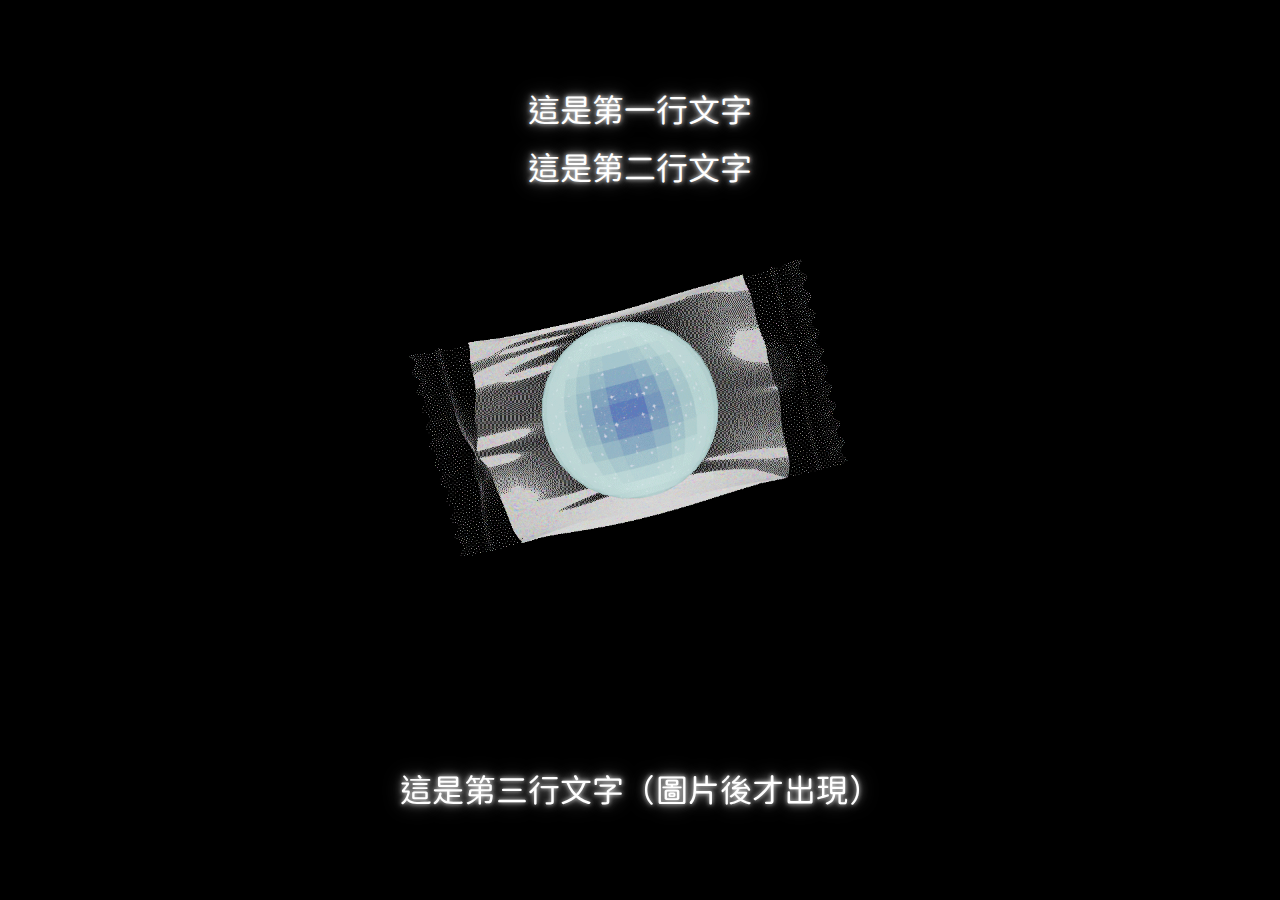
<file: index.html>
<!DOCTYPE html>
<html lang="zh-TW">
<head>
  <meta charset="UTF-8">
  <meta name="viewport" content="width=device-width, initial-scale=1.0">
  <title>前導頁</title>
  <link rel="shortcut icon" href="./img/favi.png" type="image/x-icon">
   <!-- 導入 Google Fonts -->
  <link rel="preconnect" href="https://fonts.googleapis.com">
  <link rel="preconnect" href="https://fonts.gstatic.com" crossorigin>
  <link href="https://fonts.googleapis.com/css2?family=Chiron+GoRound+TC&display=swap" rel="stylesheet">
 
  <link rel="stylesheet" href="./css/intro.css">
</head>
<body>

  <div id="line1" class="text-line"></div>
  <div id="line2" class="text-line"></div>

 <div id="imageContainer" class="image-container">
 <a href="./main.html"></a> <img id="gifImage" src="./img/6.gif" alt="前往下一頁">
 
 
<!-- 第三行字（後出現） -->
<div id="line3" class="text-line"></div>




<!-- 白光特效 -->
<div id="flash"></div>


  <script src="./scripts/intro.js"></script>
</body>
</html>
</file>
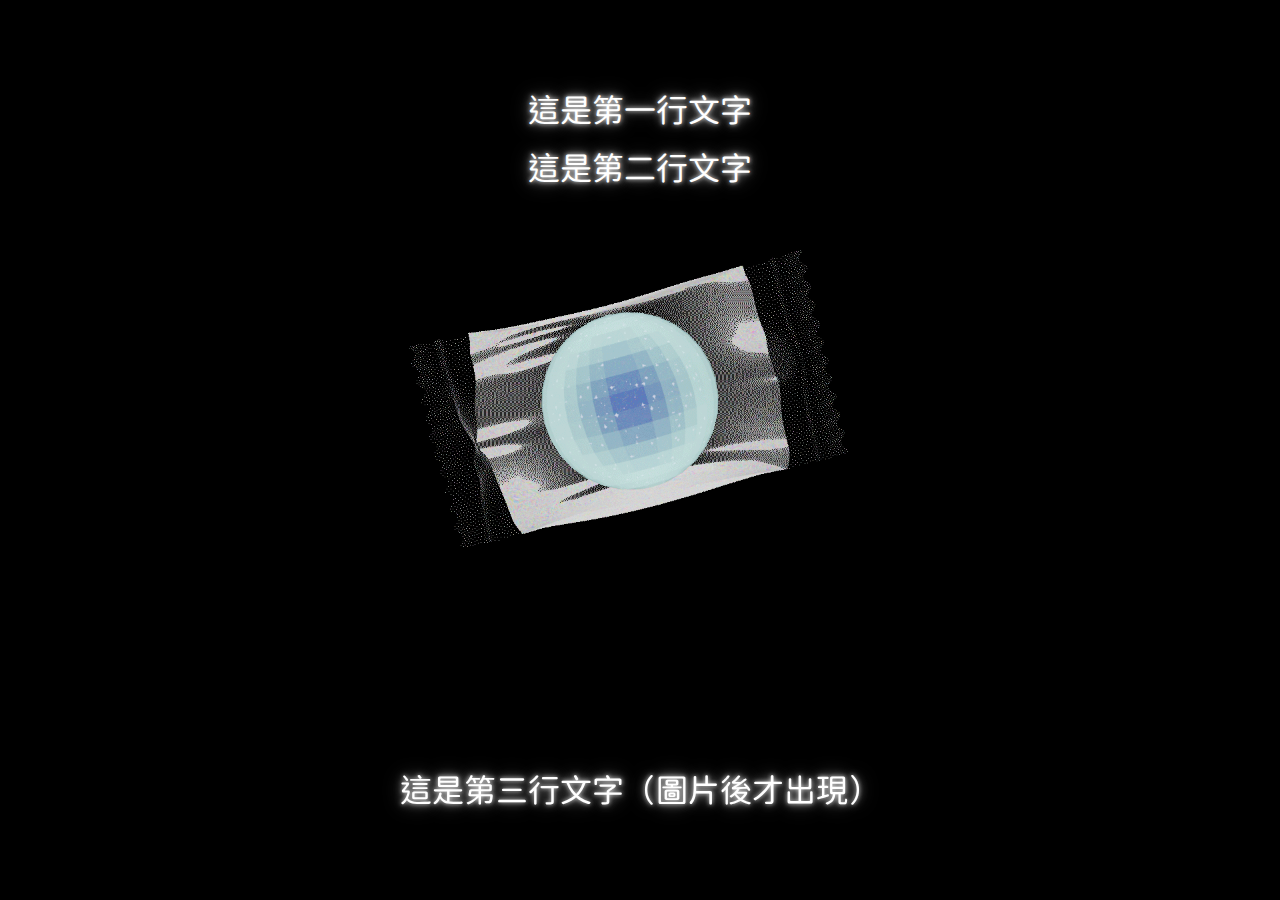
<file: intro.html>
<!DOCTYPE html>
<html lang="zh-Hant">
<head>
  <meta charset="UTF-8">
  <meta name="viewport" content="width=device-width, initial-scale=1.0">
  <title>前導頁</title>
   <!-- 導入 Google Fonts -->
  <link rel="preconnect" href="https://fonts.googleapis.com">
  <link rel="preconnect" href="https://fonts.gstatic.com" crossorigin>
  <link href="https://fonts.googleapis.com/css2?family=Chiron+GoRound+TC&display=swap" rel="stylesheet">
 
  <link rel="stylesheet" href="./css/intro.css">
</head>
<body>

  <div id="line1" class="text-line"></div>
  <div id="line2" class="text-line"></div>

 <div id="imageContainer" class="image-container">
 <a href="./"></a> <img id="gifImage" src="./img/6.gif" alt="前往下一頁">
 
 
<!-- 第三行字（後出現） -->
<div id="line3" class="text-line"></div>




<!-- 白光特效 -->
<div id="flash"></div>


  <script src="./scripts/intro.js"></script>
</body>
</html>
</file>
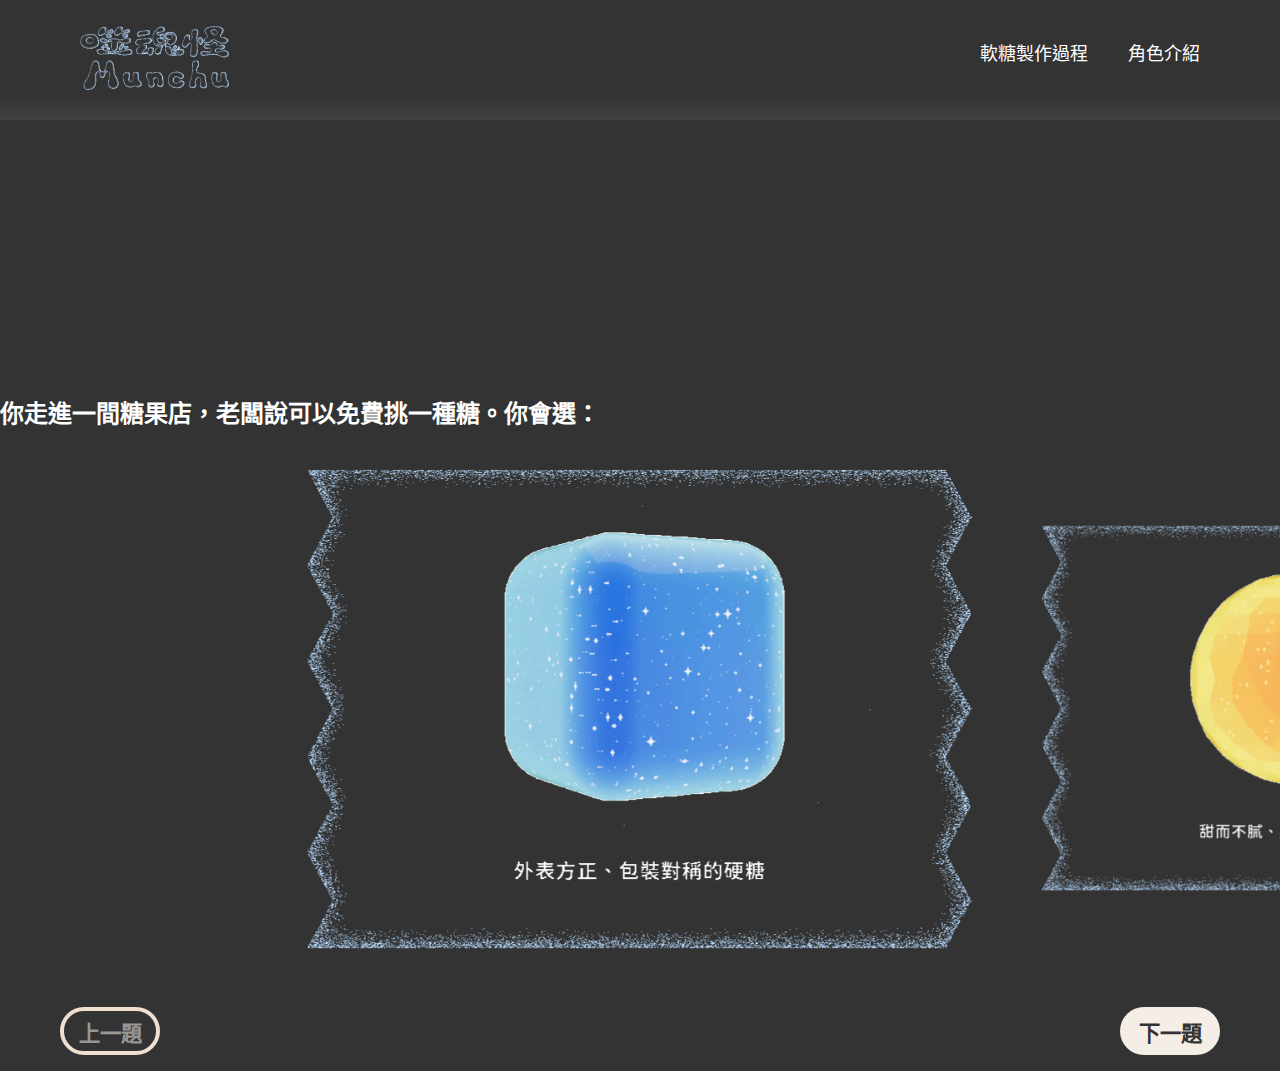
<file: Q1.html>
<!DOCTYPE html>
<html lang="zh-TW">

<head>
    <meta charset="UTF-8">
    <title>Munchu Q1</title>
    <link rel="shortcut icon" href="./img/favi.png" type="image/x-icon">
     <!-- Navigation CSS -->
  <link rel="stylesheet" href="./css/nav.css">
    <link rel="stylesheet" href="./css/style.css">
    <link rel="stylesheet" href="https://cdn.jsdelivr.net/npm/swiper@11/swiper-bundle.min.css" />
</head>

<body>

     <!-- Navigation -->
  <nav class="nav">
    <div class="nav-left">
     <a href="./main.html"><img src="./img/粒子效果標準字.png" alt="Munchu Logo" class="logo"></a> 
    </div>
    <div class="nav-right">
  <a href="#">
    軟糖製作過程
    <span class="underline"></span>
  </a>
  <a href="#">
    角色介紹
    <span class="underline"></span>
  </a>
</div>

  </nav>

    <div class="container">
        <h2 class="question-title">你走進一間糖果店，老闆說可以免費挑一種糖。你會選：</h2>

        <!-- Swiper -->
        <div class="swiper mySwiper">
            <div class="swiper-wrapper">
                <div class="swiper-slide card" data-value="A">
                    <img src="./img/Q1-k.gif" class="card-img">
                    <p class="card-text"></p>
                </div>

                <div class="swiper-slide card" data-value="B">
                    <img src="./img/Q1-M.gif" class="card-img">
                    <p class="card-text"></p>
                </div>

                <div class="swiper-slide card" data-value="C">
                    <img src="./img/Q1-P.gif" class="card-img">
                    <p class="card-text"></p>
                </div>

                <div class="swiper-slide card" data-value="D">
                    <img src="./img/Q1-R.gif" class="card-img">
                    <p class="card-text"></p>
                </div>
            </div>
        </div>

        <div class="button-group">
            <button class="btn-secondary medium disabled" id="prevBtn" disabled>上一題</button>
            <button class="btn-primary medium" id="nextBtn">下一題</button>
        </div>
    </div>

    <script src="https://cdn.jsdelivr.net/npm/swiper@11/swiper-bundle.min.js"></script>
    <script src="script.js"></script>

</body>

</html>
</file>
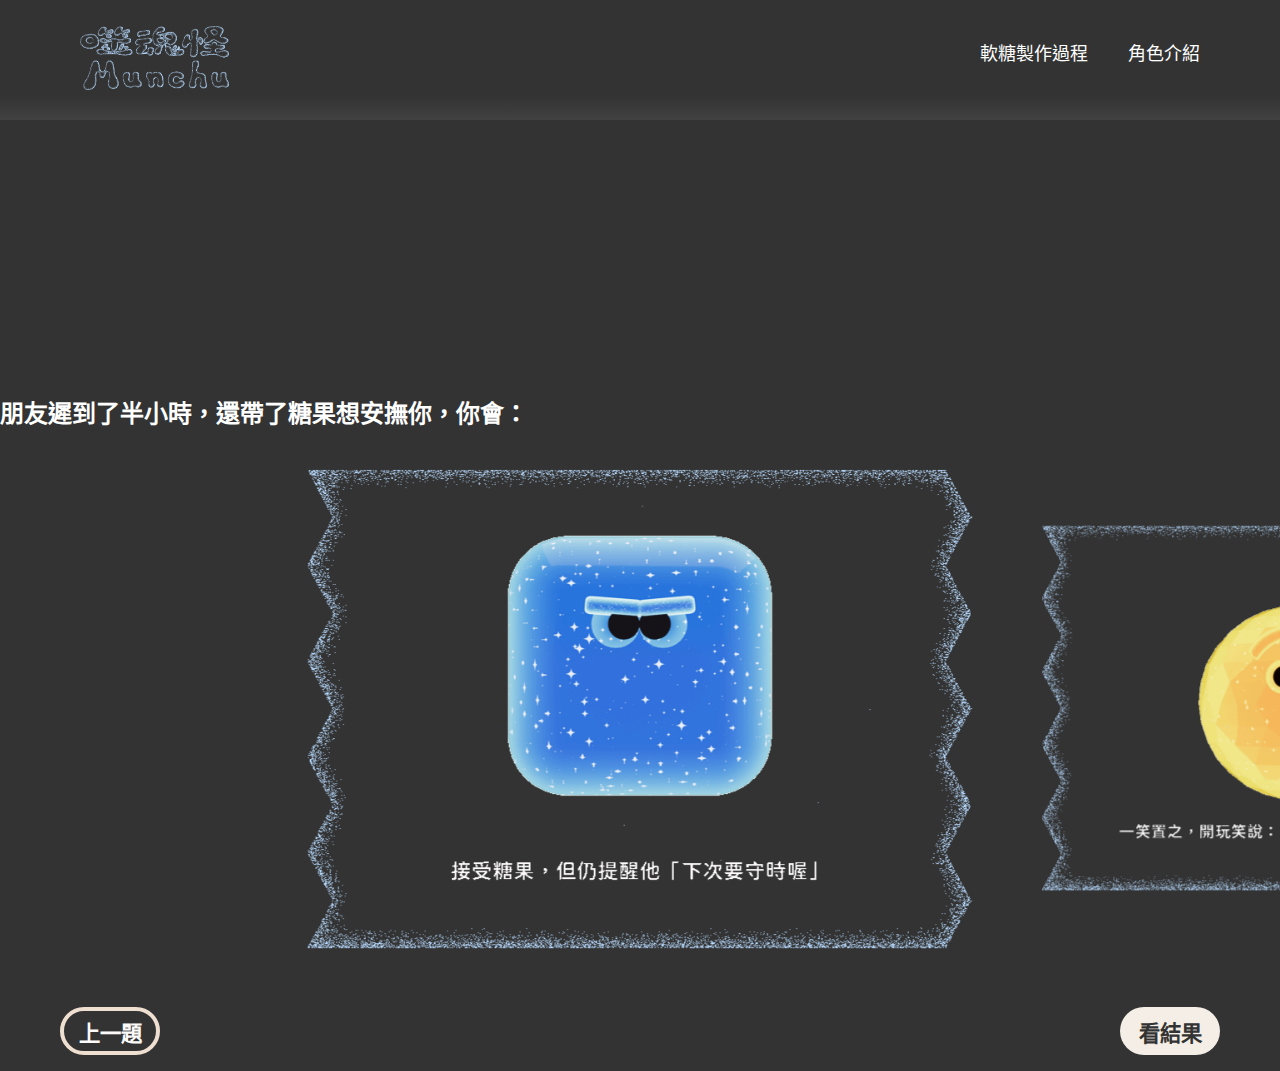
<file: Q2.html>
<!DOCTYPE html>
<html lang="zh-TW">

<head>
    <meta charset="UTF-8">
    <title>Munchu Q2</title>
    <link rel="shortcut icon" href="./img/favi.png" type="image/x-icon">
     <!-- Navigation CSS -->
  <link rel="stylesheet" href="./css/nav.css">
    <link rel="stylesheet" href="./css/style.css">
    <link rel="stylesheet" href="https://cdn.jsdelivr.net/npm/swiper@11/swiper-bundle.min.css" />
</head>

<body>

     <!-- Navigation -->
  <nav class="nav">
    <div class="nav-left">
     <a href="./main.html"><img src="./img/粒子效果標準字.png" alt="Munchu Logo" class="logo"></a> 
    </div>
    <div class="nav-right">
  <a href="#">
    軟糖製作過程
    <span class="underline"></span>
  </a>
  <a href="#">
    角色介紹
    <span class="underline"></span>
  </a>
</div>

  </nav>

    <div class="container">
        <h2 class="question-title">朋友遲到了半小時，還帶了糖果想安撫你，你會：</h2>

        <div class="swiper mySwiper">
            <div class="swiper-wrapper">
                <div class="swiper-slide card" data-value="A">
                    <img src="./img/Q2-k.gif" class="card-img">
                    <p class="card-text"></p>
                </div>

                <div class="swiper-slide card" data-value="B">
                    <img src="./img/Q2-M.gif" class="card-img">
                    <p class="card-text"></p>
                </div>

                <div class="swiper-slide card" data-value="C">
                    <img src="./img/Q2-P.gif" class="card-img">
                    <p class="card-text"></p>
                </div>

                <div class="swiper-slide card" data-value="D">
                    <img src="./img/Q2-R.gif" class="card-img">
                    <p class="card-text"></p>
                </div>
            </div>
        </div>

        <div class="button-group">
            <button class="btn-secondary medium" id="prevBtn">上一題</button>
            <button class="btn-primary medium" id="resultBtn">看結果</button>
        </div>
    </div>

    <script src="https://cdn.jsdelivr.net/npm/swiper@11/swiper-bundle.min.js"></script>
    <script src="script.js"></script>

</body>

</html>
</file>
<file: css/intro.css>
body, html {
  margin: 0;
  padding: 0;
  width: 100%;
  height: 100%;
  background: black;
  display: flex;
  flex-direction: column;
  justify-content: center;
  align-items: center;
  color: white;
  font-family: "Chiron GoRound TC", sans-serif;
}

/* 文字行 */
.text-line {
  font-size: 2em;
  margin: 10px 0;
  white-space: pre-wrap; /* 自動換行 */
  text-align: center;    /* 置中 */
  text-shadow:
    0 0 4px rgba(255, 255, 255, 0.8),
    0 0 10px rgba(255, 255, 255, 0.6),
    0 0 20px rgba(255, 255, 255, 0.4);
}

/* 第三行文字 */
#line3 {
  margin-top: 20px; /* 與圖片保持距離 */
  display: block;   /* 確保換行 */
}

/* 圖片容器 */
.image-container {
  margin-top: 20px;
  display: flex;
  flex-direction: column; 
  justify-content: center;
  align-items: center;
  opacity: 0;
  transition: opacity 1s;
  filter: hue-rotate(0deg); /* 初始藍色 */
}

@keyframes hueShift {
  0% { filter: hue-rotate(240deg); }     /* 藍 */
  33.33% { filter: hue-rotate(240deg); } /* 藍維持到72格 */
  55.55% { filter: hue-rotate(60deg); }  /* 黃 */
  77.77% { filter: hue-rotate(120deg); } /* 綠 */
  100% { filter: hue-rotate(300deg); }   /* 紫 */
}

.image-container.show {
  opacity: 1;
}

.image-container img {
  max-width: 100%;
  display: block; /* 避免圖片旁邊出現空白 */
  cursor: pointer;
}



/* 白光：初始為不可見的小圓形 */
#flash {
  position: fixed;
  top: 50%;
  left: 50%;
  width: 10px;
  height: 10px;
  background: white;
  border-radius: 50%;
  transform: translate(-50%, -50%) scale(0);
  opacity: 0;
  pointer-events: none;
  transition: transform 1s ease-out, opacity 0.5s ease-out;
}

#flash.show {
  opacity: 1;
  transform: translate(-50%, -50%) scale(600);
}
/* 鏡頭 flare 效果容器 */
#flare {
  position: fixed;
  top: 50%;
  left: 50%;
  width: 1px;
  height: 1px;
  pointer-events: none;
  transform: translate(-50%, -50%);
  opacity: 0;
}



/* 中央強光（主光源） */
#flare .core {
  position: absolute;
  width: 80px;
  height: 80px;
  background: white;
  border-radius: 50%;
  filter: blur(30px);
  opacity: 0.9;
  transform: scale(0);
  transition: transform 1s ease-out;
}

/* 放射光芒（橫向） */
#flare .ray-h {
  position: absolute;
  width: 0;
  height: 8px;
  background: white;
  left: -50vw;
  right: -50vw;
  top: 50%;
  filter: blur(8px);
  opacity: 0.8;
  transition: width 1s ease-out;
}

/* 放射光芒（縱向） */
#flare .ray-v {
  position: absolute;
  height: 0;
  width: 8px;
  top: -50vh;
  bottom: -50vh;
  left: 50%;
  filter: blur(8px);
  opacity: 0.8;
  transition: height 1s ease-out;
}

/* flare 爆開階段 */
#flare.show {
  opacity: 1;
}

#flare.show .core {
  transform: scale(15); /* 中央超亮擴張 */
}

#flare.show .ray-h {
  width: 100vw; /* 橫光條展開 */
}

#flare.show .ray-v {
  height: 100vh; /* 直光條展開 */
}

/* 白光完全覆蓋（最後關鍵瞬間）*/
#whiteout {
  position: fixed;
  inset: 0;
  background: white;
  opacity: 0;
  pointer-events: none;
  transition: opacity 0.6s ease-out;
}

#whiteout.show {
  opacity: 1;
}
</file>
<file: css/nav.css>
.nav {
  width: 100%;
  height: 120px;
  background: linear-gradient(to bottom, #333333, #333333 80%, rgba(255,255,255,0.07) 100%);
  display: flex;
  align-items: center;
  justify-content: space-between;
  padding: 0 80px;
  box-sizing: border-box;
  position: relative;
}

.logo {
  height: 65px;
  object-fit: contain;
}

.nav-right {
  display: flex;
  align-items: center;
  gap: 40px;
}

/* 文字 + 底線群組 */
.nav-right a {
  display: flex;
  flex-direction: column;       /* 文字 + 底線垂直排列 */
  align-items: center;
  justify-content: center;      /* 初始文字置中 nav 高度 */
  height: 100%;
  color: #ffffff;
  text-decoration: none;
  font-family: "Chiron GoRound TC", sans-serif;
  font-size: 18px;
  letter-spacing: 6%;
  transition: transform 0.25s ease;
  position: relative;
  z-index: 999;
}

/* 底線初始隱藏，使用 scaleY 從下往上 */
.nav-right a .underline {
  width: 50px;
  height: 6px;
  background: #EFDFD0;             /* hover/active 顏色藍色 */
  border-radius: 7px;
  margin-top: 10px;                /* 與文字距離 */
  transform: scaleY(0);            /* 初始縮放隱藏 */
  transform-origin: bottom;        /* 從下方開始縮放 */
  transition: transform 0.25s ease;
}

/* hover 整組文字 + 底線微上移，底線顯示 */
.nav-right a:hover {
  transform: translateY(-10px);    /* 整組往上 */
}

.nav-right a:hover .underline {
  transform: scaleY(1);            /* 從下方出現 */
}

/* 點擊/active 狀態 */
.nav-right a:active .underline,
.nav-right a.active .underline {
  background: #B6D9FC;             /* 藍色 active */
}
</file>
<file: css/style.css>
body {
    background: #333;
    color: #fff;
    font-family: "Chiron GoRound TC", sans-serif;
    margin: 0;
}

.container {
    width: 100%;
    height: auto;
    box-sizing: border-box;
    /* max-width: 1920px; */
    margin-top: 274px;
    text-align: center;
}

.question-title {
    font-size: 24px;
    margin-left: 0px;
    margin-bottom: 20px;
    text-align: unset;
    text-align: left;
}

/* ===== Swiper 卡牌 ===== */

.swiper-slide {
    padding: 0;
    margin-top: 20px;
    width: 300px;
    /* 原本 360px */
    height: auto;
    display: flex;
    flex-direction: column;
    align-items: center;
    justify-content: start;
    transition: transform 0.3s ease;
    overflow: visible !important;
    /* opacity: 0.5;
    filter: blur(4px);
    transform: scale(0.6);
    transition: 0.35s ease; */
    pointer-events: none;
    /* 側邊卡片不能被點擊 */
}

.swiper-slide-active {
    opacity: 1;
    filter: blur(0);
    transform: scale(0.5);
    z-index: 999;
    pointer-events: auto;
    /* 中間卡片可點擊 */
}

/* 選取動畫 */
/* .card.selected {
    animation: bounce 0.45s ease;
    transform: scale(1) !important;
} */


.card-img {
    width: auto;
    height: 480px;
    border-radius: 0px;
}

.card-text {
    margin-top: -10px;
    font-size: 18px;
    bottom: 0;
    bottom: -100px;

}

/* ===== Coverflow 強化效果 ===== */
/* .mySwiper {
    padding-top: 20px;
}

.swiper-slide {
    opacity: 0.3;
    filter: blur(3px);
    transform: scale(0.6);
}

.swiper-slide-active {
    opacity: 1;
    filter: blur(0);
    transform: scale(1);
    pointer-events: auto;
    /* 中間卡片可點擊 */
/* } */

/* 選取動畫 */
.card.selected {
    animation: bounce 0.45s ease;
    transform: scale(1.1) !important;
}

@keyframes bounce {
    0% {
        transform: scale(1);
    }

    40% {
        transform: scale(0.7);
    }

    60% {
        transform: scale(0.95);
    }

    100% {
        transform: scale(1);
    }
}

/* ===== 按鈕 ===== */
.button-group {
    /* width: 100%; */
    display: flex;
    margin-top: 30px;
    justify-content: space-between;
}

button {
    cursor: pointer;
    border-radius: 40px;
    transition: 0.25s;
    font-weight: bold;
    font-family: "Chiron GoRound TC";
}

button.medium {
    width: 100px;
    height: 48px;
    font-size: 16pt;
    margin: 16px 60px;
}

/* ===== 主要按鈕 ===== */
.btn-primary {
    background: #F4EEE7;
    color: #333333;
    border: none;
}

.btn-primary:hover {
    background: #EFDFD0;
}

/* ===== 次要按鈕 ===== */
.btn-secondary {
    background: transparent;
    border: 4px solid #EFDFD0;
    color: #FCFBFA;
}

.btn-secondary:hover {
    background: #F4EEE7;
    color: #333333;
}

/* ===== 次要按鈕：disabled ===== */
.btn-secondary.disabled,
.btn-secondary:disabled {
    border-color: #919191, 0.5;
    color: rgba(252, 251, 250, 0.5);
    cursor: not-allowed;
}

/* ===== 預留：大號按鈕 ===== */
button.large {
    width: 160px;
    height: 60px;
    font-size: 20pt;
    margin: 20px 60px;
}

/* 結果頁 */


.result-container {
     position: relative;
  max-width: 1620px;
  margin: 0 auto;          /* ← 真正置中 */
  text-align: center;
  padding: 50px 150px;
  box-sizing: border-box;

  
}

 .result-img {
     display: block;
  margin: 274px auto 150px; /* 上 左右 下 */
   width: 100%;
  max-width: 1620px;
  height: auto; 
} 

/* .result-gif {
    position: absolute;
    width: 500px;
    height: auto;
    top: -10px;
    right: 0;
    z-index: 2;
    padding: 0 200px;
    padding-top: 274px; */

/* } */

.result-title {
    font-size: 32px;
}

.result-text {
    font-size: 20px;
    margin-top: 20px;
}
</file>
